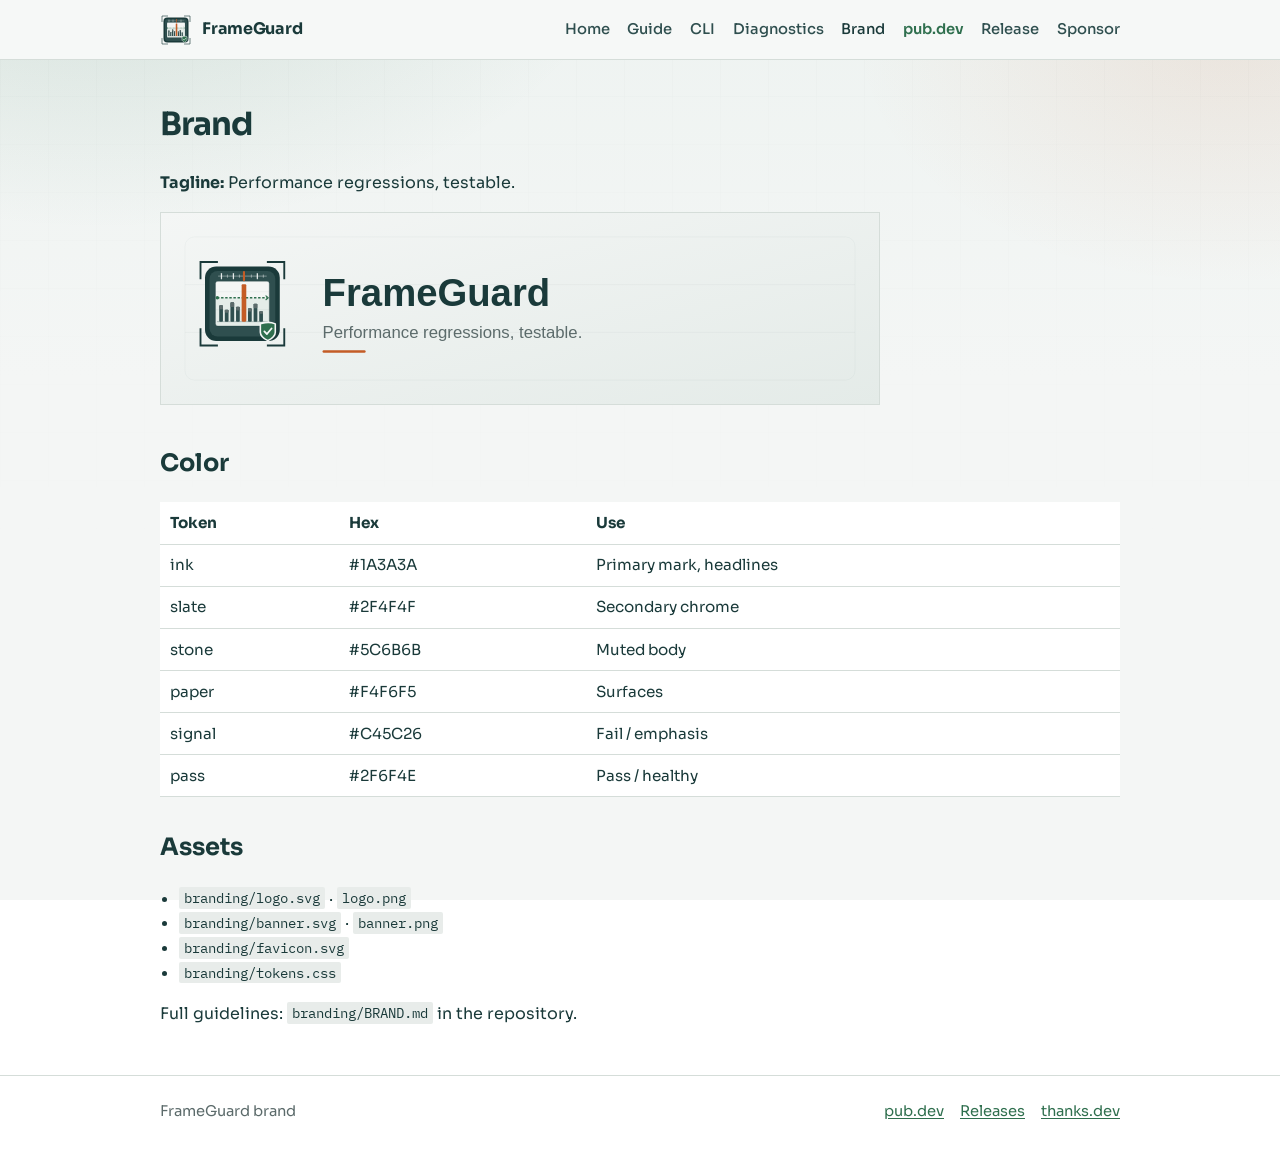
<file: docs/brand.html>
<!DOCTYPE html>
<html lang="en">
<head>
  <meta charset="utf-8" />
  <meta name="viewport" content="width=device-width, initial-scale=1" />
  <title>Brand — FrameGuard</title>
  <link rel="icon" href="assets/favicon.svg" type="image/svg+xml" />
  <link rel="stylesheet" href="assets/site.css" />
</head>
<body>
  <header class="site-header">
    <div class="wrap nav">
      <a class="brand" href="index.html"><img src="assets/logo.svg" alt="" width="32" height="32" /> FrameGuard</a>
      <ul class="nav-links">
        <li><a href="index.html">Home</a></li>
        <li><a href="guide.html">Guide</a></li>
        <li><a href="cli.html">CLI</a></li>
        <li><a href="diagnostics.html">Diagnostics</a></li>
        <li><a href="brand.html" aria-current="page">Brand</a></li>
        <li><a class="nav-cta" href="https://pub.dev/packages/frameguard">pub.dev</a></li>
        <li><a href="https://github.com/theworker02/frameguard/releases/latest">Release</a></li>
        <li><a href="https://thanks.dev/u/gh/theworker02">Sponsor</a></li>
      </ul>
    </div>
  </header>
  <main class="wrap prose">
    <h1>Brand</h1>
    <p><strong>Tagline:</strong> Performance regressions, testable.</p>
    <img src="assets/banner.svg" alt="FrameGuard banner" style="width:100%;max-width:720px;border:1px solid var(--fg-line)" />

    <h2>Color</h2>
    <table class="table">
      <thead><tr><th>Token</th><th>Hex</th><th>Use</th></tr></thead>
      <tbody>
        <tr><td>ink</td><td>#1A3A3A</td><td>Primary mark, headlines</td></tr>
        <tr><td>slate</td><td>#2F4F4F</td><td>Secondary chrome</td></tr>
        <tr><td>stone</td><td>#5C6B6B</td><td>Muted body</td></tr>
        <tr><td>paper</td><td>#F4F6F5</td><td>Surfaces</td></tr>
        <tr><td>signal</td><td>#C45C26</td><td>Fail / emphasis</td></tr>
        <tr><td>pass</td><td>#2F6F4E</td><td>Pass / healthy</td></tr>
      </tbody>
    </table>

    <h2>Assets</h2>
    <ul>
      <li><code>branding/logo.svg</code> · <code>logo.png</code></li>
      <li><code>branding/banner.svg</code> · <code>banner.png</code></li>
      <li><code>branding/favicon.svg</code></li>
      <li><code>branding/tokens.css</code></li>
    </ul>
    <p>Full guidelines: <code>branding/BRAND.md</code> in the repository.</p>
  </main>
  <footer class="site-footer">
    <div class="wrap row">
      <span>FrameGuard brand</span>
      <span class="links">
        <a href="https://pub.dev/packages/frameguard">pub.dev</a>
        <a href="https://github.com/theworker02/frameguard/releases/latest">Releases</a>
        <a href="https://thanks.dev/u/gh/theworker02">thanks.dev</a>
      </span>
    </div>
  </footer>
</body>
</html>
</file>
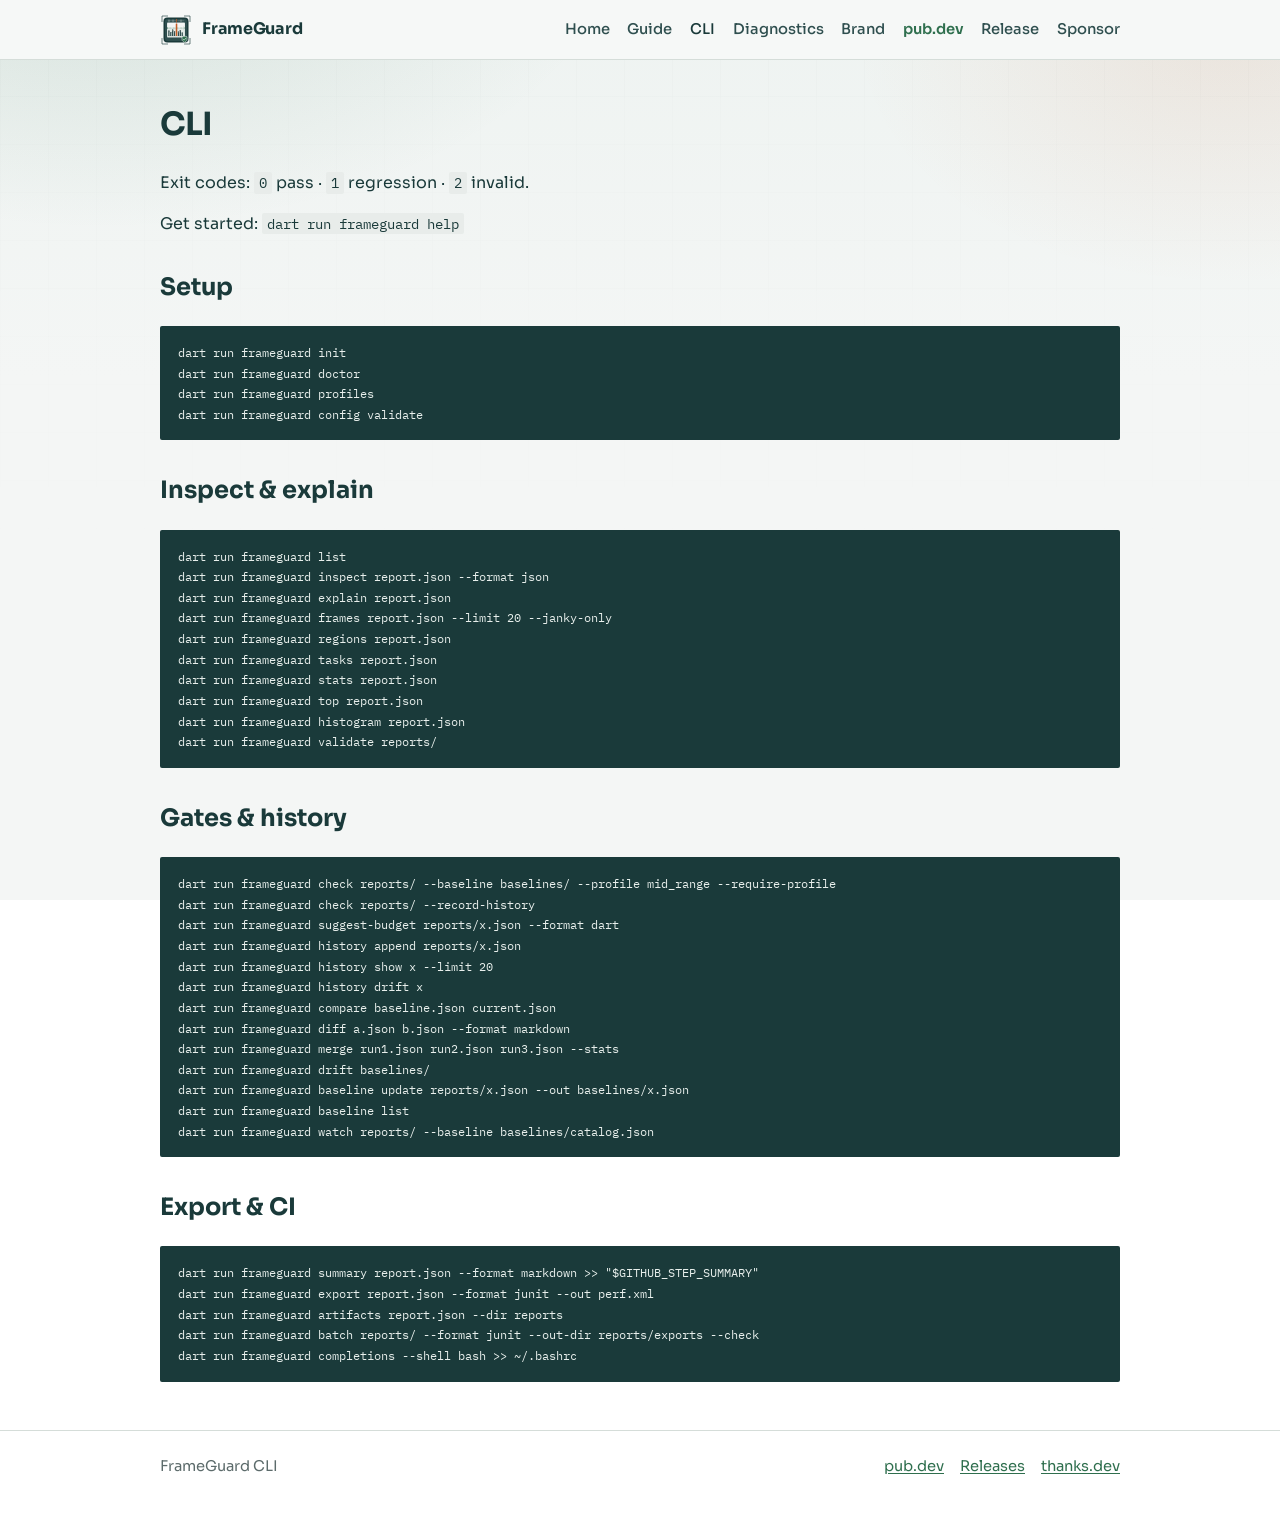
<file: docs/cli.html>
<!DOCTYPE html>
<html lang="en">
<head>
  <meta charset="utf-8" />
  <meta name="viewport" content="width=device-width, initial-scale=1" />
  <title>CLI — FrameGuard</title>
  <link rel="icon" href="assets/favicon.svg" type="image/svg+xml" />
  <link rel="stylesheet" href="assets/site.css" />
</head>
<body>
  <header class="site-header">
    <div class="wrap nav">
      <a class="brand" href="index.html"><img src="assets/logo.svg" alt="" width="32" height="32" /> FrameGuard</a>
      <ul class="nav-links">
        <li><a href="index.html">Home</a></li>
        <li><a href="guide.html">Guide</a></li>
        <li><a href="cli.html" aria-current="page">CLI</a></li>
        <li><a href="diagnostics.html">Diagnostics</a></li>
        <li><a href="brand.html">Brand</a></li>
        <li><a class="nav-cta" href="https://pub.dev/packages/frameguard">pub.dev</a></li>
        <li><a href="https://github.com/theworker02/frameguard/releases/latest">Release</a></li>
        <li><a href="https://thanks.dev/u/gh/theworker02">Sponsor</a></li>
      </ul>
    </div>
  </header>
  <main class="wrap prose">
    <h1>CLI</h1>
    <p>Exit codes: <code>0</code> pass · <code>1</code> regression · <code>2</code> invalid.</p>
    <p>Get started: <code>dart run frameguard help</code></p>

    <h2>Setup</h2>
    <pre><code>dart run frameguard init
dart run frameguard doctor
dart run frameguard profiles
dart run frameguard config validate</code></pre>

    <h2>Inspect &amp; explain</h2>
    <pre><code>dart run frameguard list
dart run frameguard inspect report.json --format json
dart run frameguard explain report.json
dart run frameguard frames report.json --limit 20 --janky-only
dart run frameguard regions report.json
dart run frameguard tasks report.json
dart run frameguard stats report.json
dart run frameguard top report.json
dart run frameguard histogram report.json
dart run frameguard validate reports/</code></pre>

    <h2>Gates &amp; history</h2>
    <pre><code>dart run frameguard check reports/ --baseline baselines/ --profile mid_range --require-profile
dart run frameguard check reports/ --record-history
dart run frameguard suggest-budget reports/x.json --format dart
dart run frameguard history append reports/x.json
dart run frameguard history show x --limit 20
dart run frameguard history drift x
dart run frameguard compare baseline.json current.json
dart run frameguard diff a.json b.json --format markdown
dart run frameguard merge run1.json run2.json run3.json --stats
dart run frameguard drift baselines/
dart run frameguard baseline update reports/x.json --out baselines/x.json
dart run frameguard baseline list
dart run frameguard watch reports/ --baseline baselines/catalog.json</code></pre>

    <h2>Export &amp; CI</h2>
    <pre><code>dart run frameguard summary report.json --format markdown >> "$GITHUB_STEP_SUMMARY"
dart run frameguard export report.json --format junit --out perf.xml
dart run frameguard artifacts report.json --dir reports
dart run frameguard batch reports/ --format junit --out-dir reports/exports --check
dart run frameguard completions --shell bash >> ~/.bashrc</code></pre>
  </main>
  <footer class="site-footer">
    <div class="wrap row">
      <span>FrameGuard CLI</span>
      <span class="links">
        <a href="https://pub.dev/packages/frameguard">pub.dev</a>
        <a href="https://github.com/theworker02/frameguard/releases/latest">Releases</a>
        <a href="https://thanks.dev/u/gh/theworker02">thanks.dev</a>
      </span>
    </div>
  </footer>
</body>
</html>
</file>
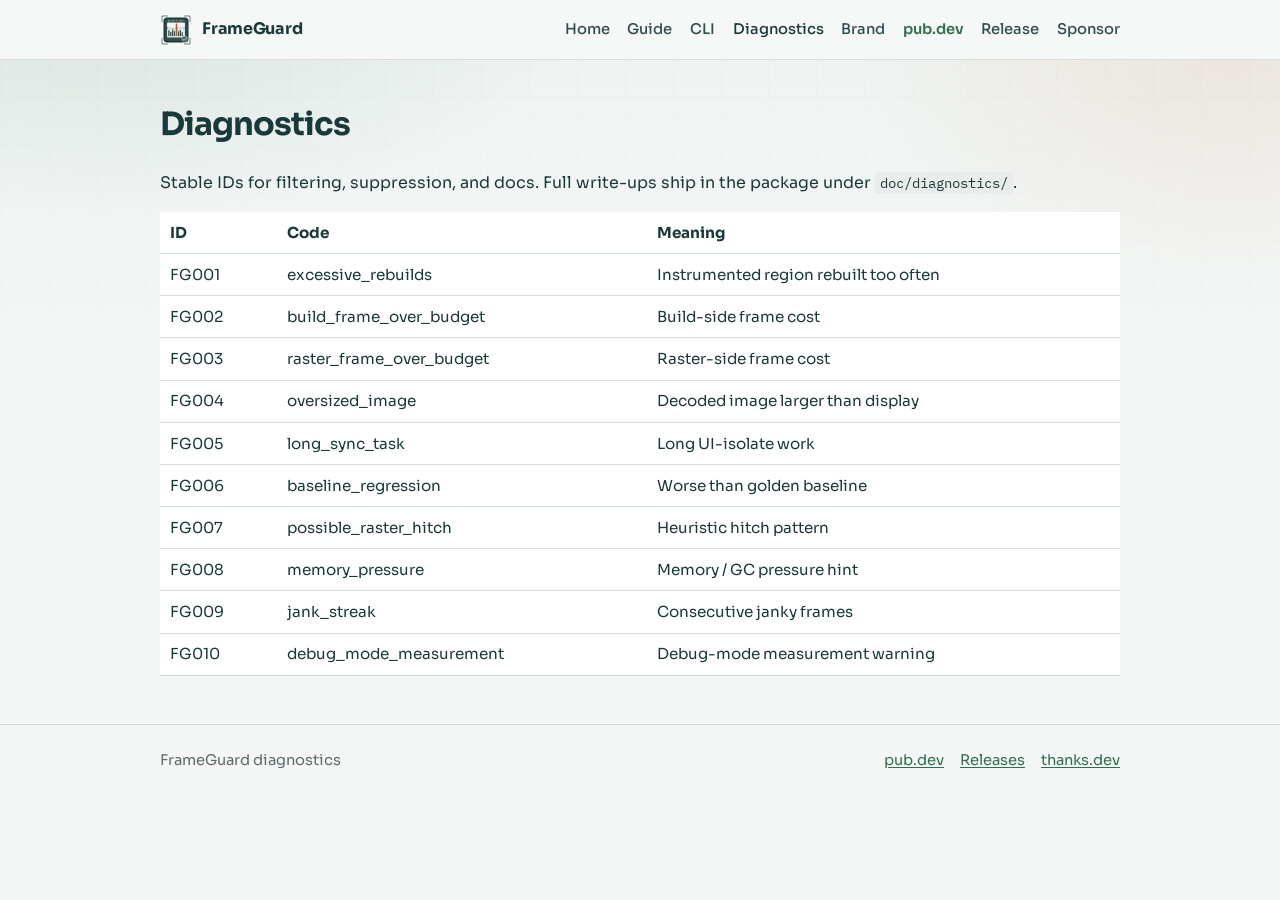
<file: docs/diagnostics.html>
<!DOCTYPE html>
<html lang="en">
<head>
  <meta charset="utf-8" />
  <meta name="viewport" content="width=device-width, initial-scale=1" />
  <title>Diagnostics — FrameGuard</title>
  <link rel="icon" href="assets/favicon.svg" type="image/svg+xml" />
  <link rel="stylesheet" href="assets/site.css" />
</head>
<body>
  <header class="site-header">
    <div class="wrap nav">
      <a class="brand" href="index.html"><img src="assets/logo.svg" alt="" width="32" height="32" /> FrameGuard</a>
      <ul class="nav-links">
        <li><a href="index.html">Home</a></li>
        <li><a href="guide.html">Guide</a></li>
        <li><a href="cli.html">CLI</a></li>
        <li><a href="diagnostics.html" aria-current="page">Diagnostics</a></li>
        <li><a href="brand.html">Brand</a></li>
        <li><a class="nav-cta" href="https://pub.dev/packages/frameguard">pub.dev</a></li>
        <li><a href="https://github.com/theworker02/frameguard/releases/latest">Release</a></li>
        <li><a href="https://thanks.dev/u/gh/theworker02">Sponsor</a></li>
      </ul>
    </div>
  </header>
  <main class="wrap prose">
    <h1>Diagnostics</h1>
    <p>Stable IDs for filtering, suppression, and docs. Full write-ups ship in the package under <code>doc/diagnostics/</code>.</p>
    <table class="table">
      <thead><tr><th>ID</th><th>Code</th><th>Meaning</th></tr></thead>
      <tbody>
        <tr><td>FG001</td><td>excessive_rebuilds</td><td>Instrumented region rebuilt too often</td></tr>
        <tr><td>FG002</td><td>build_frame_over_budget</td><td>Build-side frame cost</td></tr>
        <tr><td>FG003</td><td>raster_frame_over_budget</td><td>Raster-side frame cost</td></tr>
        <tr><td>FG004</td><td>oversized_image</td><td>Decoded image larger than display</td></tr>
        <tr><td>FG005</td><td>long_sync_task</td><td>Long UI-isolate work</td></tr>
        <tr><td>FG006</td><td>baseline_regression</td><td>Worse than golden baseline</td></tr>
        <tr><td>FG007</td><td>possible_raster_hitch</td><td>Heuristic hitch pattern</td></tr>
        <tr><td>FG008</td><td>memory_pressure</td><td>Memory / GC pressure hint</td></tr>
        <tr><td>FG009</td><td>jank_streak</td><td>Consecutive janky frames</td></tr>
        <tr><td>FG010</td><td>debug_mode_measurement</td><td>Debug-mode measurement warning</td></tr>
      </tbody>
    </table>
  </main>
  <footer class="site-footer">
    <div class="wrap row">
      <span>FrameGuard diagnostics</span>
      <span class="links">
        <a href="https://pub.dev/packages/frameguard">pub.dev</a>
        <a href="https://github.com/theworker02/frameguard/releases/latest">Releases</a>
        <a href="https://thanks.dev/u/gh/theworker02">thanks.dev</a>
      </span>
    </div>
  </footer>
</body>
</html>
</file>
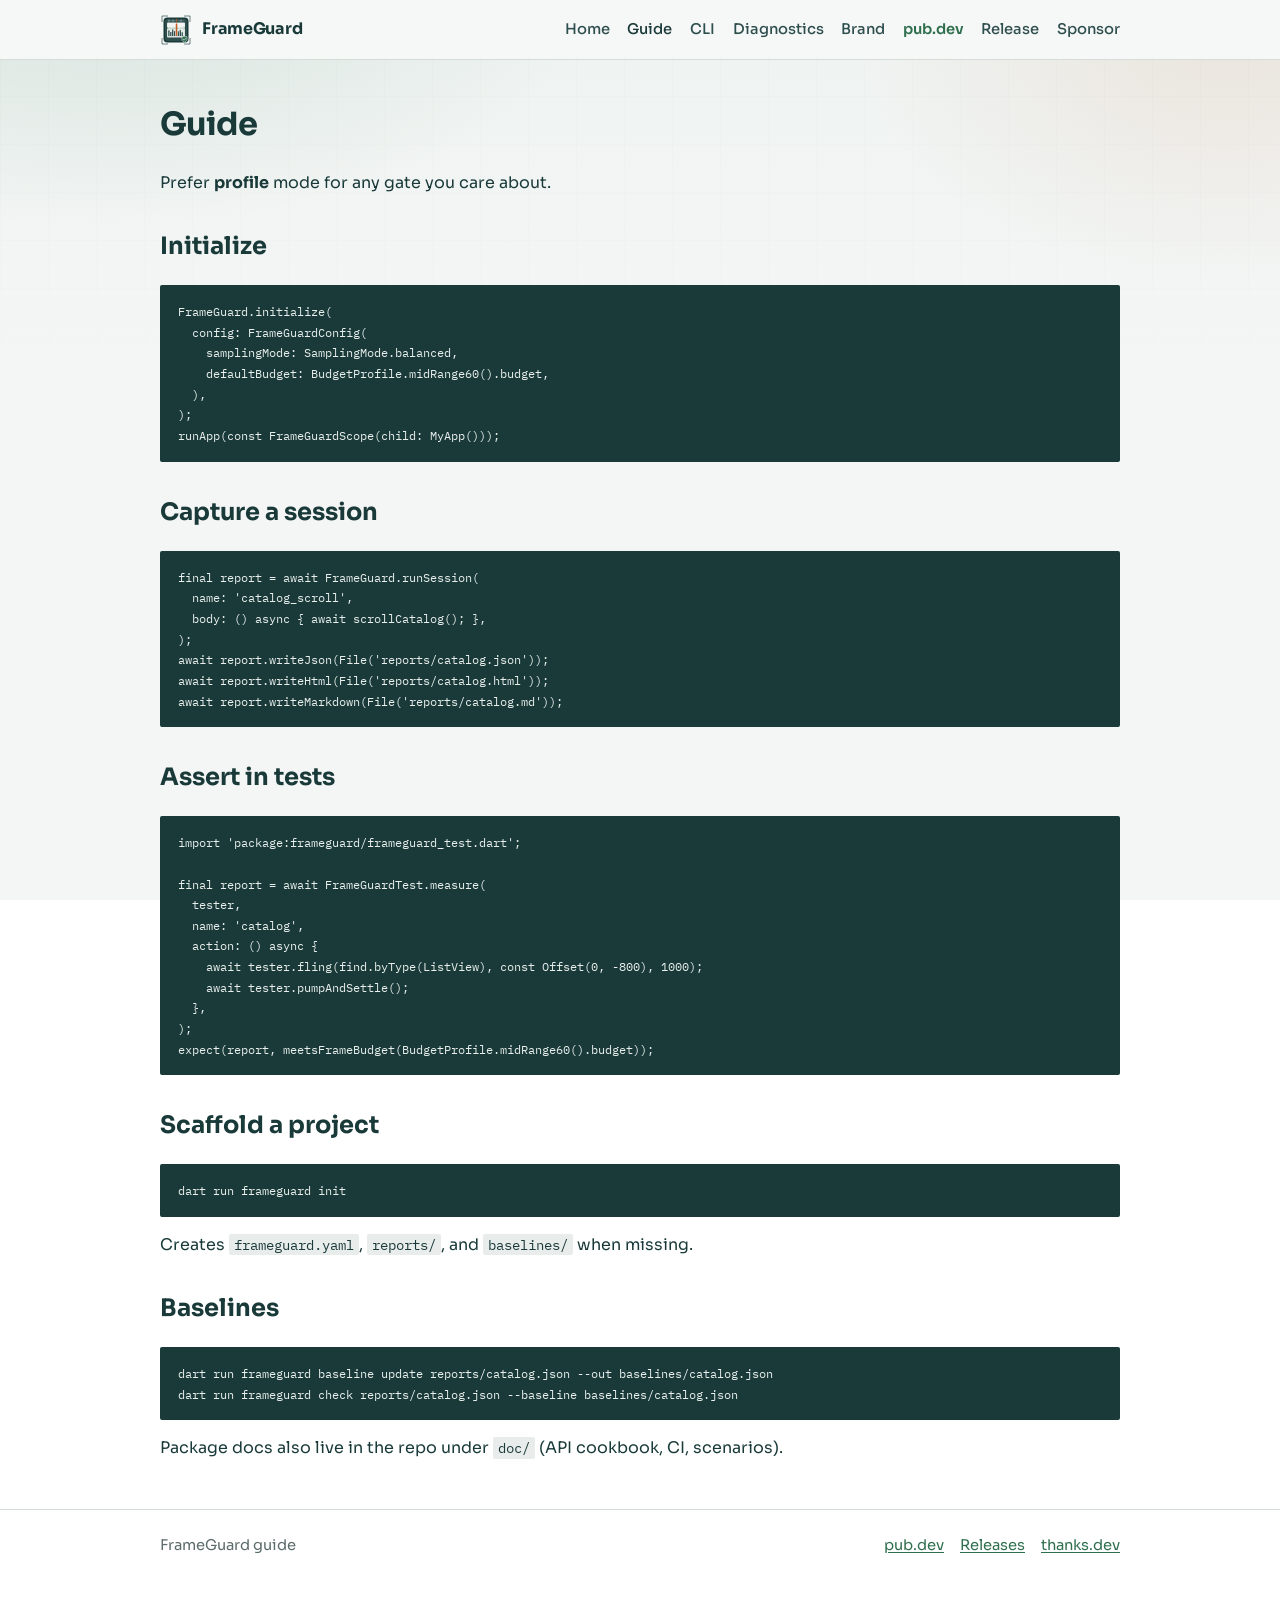
<file: docs/guide.html>
<!DOCTYPE html>
<html lang="en">
<head>
  <meta charset="utf-8" />
  <meta name="viewport" content="width=device-width, initial-scale=1" />
  <title>Guide — FrameGuard</title>
  <link rel="icon" href="assets/favicon.svg" type="image/svg+xml" />
  <link rel="stylesheet" href="assets/site.css" />
</head>
<body>
  <header class="site-header">
    <div class="wrap nav">
      <a class="brand" href="index.html"><img src="assets/logo.svg" alt="" width="32" height="32" /> FrameGuard</a>
      <ul class="nav-links">
        <li><a href="index.html">Home</a></li>
        <li><a href="guide.html" aria-current="page">Guide</a></li>
        <li><a href="cli.html">CLI</a></li>
        <li><a href="diagnostics.html">Diagnostics</a></li>
        <li><a href="brand.html">Brand</a></li>
        <li><a class="nav-cta" href="https://pub.dev/packages/frameguard">pub.dev</a></li>
        <li><a href="https://github.com/theworker02/frameguard/releases/latest">Release</a></li>
        <li><a href="https://thanks.dev/u/gh/theworker02">Sponsor</a></li>
      </ul>
    </div>
  </header>
  <main class="wrap prose">
    <h1>Guide</h1>
    <p>Prefer <strong>profile</strong> mode for any gate you care about.</p>

    <h2>Initialize</h2>
    <pre><code>FrameGuard.initialize(
  config: FrameGuardConfig(
    samplingMode: SamplingMode.balanced,
    defaultBudget: BudgetProfile.midRange60().budget,
  ),
);
runApp(const FrameGuardScope(child: MyApp()));</code></pre>

    <h2>Capture a session</h2>
    <pre><code>final report = await FrameGuard.runSession(
  name: 'catalog_scroll',
  body: () async { await scrollCatalog(); },
);
await report.writeJson(File('reports/catalog.json'));
await report.writeHtml(File('reports/catalog.html'));
await report.writeMarkdown(File('reports/catalog.md'));</code></pre>

    <h2>Assert in tests</h2>
    <pre><code>import 'package:frameguard/frameguard_test.dart';

final report = await FrameGuardTest.measure(
  tester,
  name: 'catalog',
  action: () async {
    await tester.fling(find.byType(ListView), const Offset(0, -800), 1000);
    await tester.pumpAndSettle();
  },
);
expect(report, meetsFrameBudget(BudgetProfile.midRange60().budget));</code></pre>

    <h2>Scaffold a project</h2>
    <pre><code>dart run frameguard init</code></pre>
    <p>Creates <code>frameguard.yaml</code>, <code>reports/</code>, and <code>baselines/</code> when missing.</p>

    <h2>Baselines</h2>
    <pre><code>dart run frameguard baseline update reports/catalog.json --out baselines/catalog.json
dart run frameguard check reports/catalog.json --baseline baselines/catalog.json</code></pre>

    <p>Package docs also live in the repo under <code>doc/</code> (API cookbook, CI, scenarios).</p>
  </main>
  <footer class="site-footer">
    <div class="wrap row">
      <span>FrameGuard guide</span>
      <span class="links">
        <a href="https://pub.dev/packages/frameguard">pub.dev</a>
        <a href="https://github.com/theworker02/frameguard/releases/latest">Releases</a>
        <a href="https://thanks.dev/u/gh/theworker02">thanks.dev</a>
      </span>
    </div>
  </footer>
</body>
</html>
</file>
<file: docs/assets/site.css>
/* FrameGuard docs site */
@import url("https://fonts.googleapis.com/css2?family=IBM+Plex+Mono:wght@400;600&family=Sora:wght@400;500;600;700&display=swap");
@import url("./tokens.css");

*,
*::before,
*::after {
  box-sizing: border-box;
}

html {
  scroll-behavior: smooth;
}

body {
  margin: 0;
  font-family: var(--fg-font-display);
  color: var(--fg-ink);
  background:
    radial-gradient(ellipse 900px 520px at 8% -8%, color-mix(in srgb, var(--fg-pass) 14%, transparent) 0%, transparent 58%),
    radial-gradient(ellipse 720px 480px at 96% 4%, color-mix(in srgb, var(--fg-signal) 10%, transparent) 0%, transparent 52%),
    linear-gradient(180deg, #eef3f1 0%, var(--fg-paper) 42%, var(--fg-paper) 100%);
  background-attachment: fixed;
  line-height: 1.55;
  min-height: 100vh;
}

body::before {
  content: "";
  position: fixed;
  inset: 0;
  pointer-events: none;
  z-index: 0;
  opacity: 0.35;
  background-image:
    linear-gradient(color-mix(in srgb, var(--fg-ink) 4%, transparent) 1px, transparent 1px),
    linear-gradient(90deg, color-mix(in srgb, var(--fg-ink) 4%, transparent) 1px, transparent 1px);
  background-size: 48px 48px;
  mask-image: linear-gradient(180deg, #000 0%, transparent 72%);
}

body > * {
  position: relative;
  z-index: 1;
}

a {
  color: var(--fg-pass);
  text-decoration-thickness: 1px;
  text-underline-offset: 0.15em;
  transition: color 0.15s ease;
}

a:hover {
  color: var(--fg-signal);
}

.wrap {
  width: min(100% - 2rem, var(--fg-max));
  margin-inline: auto;
}

.site-header {
  border-bottom: 1px solid var(--fg-line);
  background: color-mix(in srgb, var(--fg-paper) 82%, white);
  backdrop-filter: blur(10px);
  position: sticky;
  top: 0;
  z-index: 20;
}

.nav {
  display: flex;
  align-items: center;
  justify-content: space-between;
  gap: 1rem;
  padding: 0.85rem 0;
}

.brand {
  display: inline-flex;
  align-items: center;
  gap: 0.65rem;
  color: var(--fg-ink);
  text-decoration: none;
  font-weight: 700;
  letter-spacing: -0.02em;
}

.brand img {
  width: 32px;
  height: 32px;
}

.nav-links {
  display: flex;
  flex-wrap: wrap;
  gap: 0.85rem 1.1rem;
  list-style: none;
  margin: 0;
  padding: 0;
  font-size: 0.92rem;
}

.nav-links a {
  color: var(--fg-slate);
  text-decoration: none;
  font-weight: 500;
  transition: color 0.15s ease;
}

.nav-links a:hover,
.nav-links a[aria-current="page"] {
  color: var(--fg-ink);
}

.nav-links a.nav-cta {
  color: var(--fg-pass);
  font-weight: 600;
}

.nav-links a.nav-cta:hover {
  color: var(--fg-signal);
}

.hero {
  padding: 4.25rem 0 3.25rem;
  display: grid;
  gap: 1.15rem;
  justify-items: start;
}

.hero-mark {
  display: block;
  width: 96px;
  height: 96px;
  animation: fg-fade-up 0.55s ease both;
}

.hero h1 {
  margin: 0;
  font-size: clamp(2.5rem, 6.5vw, 3.75rem);
  letter-spacing: -0.04em;
  line-height: 1.02;
  animation: fg-fade-up 0.55s ease 0.05s both;
}

.hero .tagline {
  margin: 0;
  font-size: 1.3rem;
  font-weight: 500;
  color: var(--fg-stone);
  max-width: 36rem;
  animation: fg-fade-up 0.55s ease 0.1s both;
}

.hero .lede {
  margin: 0;
  max-width: 40rem;
  color: var(--fg-slate);
  font-size: 1.05rem;
  animation: fg-fade-up 0.55s ease 0.15s both;
}

.version-pill {
  display: inline-flex;
  align-items: center;
  gap: 0.45rem;
  padding: 0.28rem 0.7rem;
  border: 1px solid var(--fg-line);
  background: color-mix(in srgb, var(--fg-white) 88%, var(--fg-pass));
  color: var(--fg-slate);
  font-size: 0.82rem;
  font-weight: 600;
  letter-spacing: 0.01em;
  animation: fg-fade-up 0.55s ease 0.08s both;
}

.version-pill .ver {
  color: var(--fg-pass);
  font-family: var(--fg-font-mono);
  font-size: 0.8rem;
}

.cta-row {
  display: flex;
  flex-wrap: wrap;
  gap: 0.75rem;
  margin-top: 0.35rem;
  animation: fg-fade-up 0.55s ease 0.2s both;
}

.btn {
  display: inline-flex;
  align-items: center;
  justify-content: center;
  gap: 0.4rem;
  padding: 0.7rem 1.15rem;
  border: 1px solid var(--fg-ink);
  border-radius: var(--fg-radius);
  font-weight: 600;
  text-decoration: none;
  color: var(--fg-paper);
  background: var(--fg-ink);
  transition: background 0.15s ease, color 0.15s ease, border-color 0.15s ease, transform 0.15s ease;
}

.btn:hover {
  background: var(--fg-slate);
  border-color: var(--fg-slate);
  color: var(--fg-paper);
  transform: translateY(-1px);
}

.btn.primary {
  background: var(--fg-pass);
  border-color: var(--fg-pass);
  color: white;
}

.btn.primary:hover {
  background: color-mix(in srgb, var(--fg-pass) 88%, black);
  border-color: color-mix(in srgb, var(--fg-pass) 88%, black);
  color: white;
}

.btn.secondary {
  background: transparent;
  color: var(--fg-ink);
}

.btn.secondary:hover {
  background: color-mix(in srgb, var(--fg-ink) 6%, transparent);
  color: var(--fg-ink);
}

.btn.signal {
  background: var(--fg-signal);
  border-color: var(--fg-signal);
  color: white;
}

.btn.signal:hover {
  background: color-mix(in srgb, var(--fg-signal) 88%, black);
  border-color: color-mix(in srgb, var(--fg-signal) 88%, black);
  color: white;
}

.btn.ghost {
  background: transparent;
  border-color: var(--fg-line);
  color: var(--fg-slate);
  font-weight: 500;
  padding: 0.55rem 0.9rem;
  font-size: 0.92rem;
}

.btn.ghost:hover {
  border-color: var(--fg-slate);
  color: var(--fg-ink);
  background: transparent;
  transform: none;
}

.cta-secondary {
  display: flex;
  flex-wrap: wrap;
  gap: 0.55rem;
  margin-top: 0.15rem;
  animation: fg-fade-up 0.55s ease 0.25s both;
}

.accent-rule {
  width: 72px;
  height: 4px;
  background: var(--fg-signal);
  border-radius: 2px;
  animation: fg-fade-up 0.55s ease 0.12s both;
}

.section {
  padding: 2.5rem 0;
}

.section h2 {
  margin: 0 0 0.5rem;
  font-size: 1.45rem;
  letter-spacing: -0.02em;
}

.section .sub {
  margin: 0 0 1.25rem;
  color: var(--fg-stone);
  max-width: 40rem;
}

.feature-grid {
  display: grid;
  grid-template-columns: repeat(auto-fit, minmax(220px, 1fr));
  gap: 1rem;
}

.feature {
  padding: 1.1rem 1.15rem;
  border: 1px solid var(--fg-line);
  background: color-mix(in srgb, var(--fg-white) 92%, transparent);
  transition: border-color 0.15s ease, transform 0.15s ease;
}

.feature:hover {
  border-color: color-mix(in srgb, var(--fg-pass) 35%, var(--fg-line));
  transform: translateY(-2px);
}

.feature h3 {
  margin: 0 0 0.35rem;
  font-size: 1rem;
}

.feature p {
  margin: 0;
  color: var(--fg-stone);
  font-size: 0.95rem;
}

.install-panel {
  display: grid;
  gap: 1rem;
  padding: 1.25rem 1.35rem;
  border: 1px solid var(--fg-line);
  background: color-mix(in srgb, var(--fg-white) 94%, var(--fg-pass));
}

.install-panel .label {
  margin: 0;
  font-size: 0.85rem;
  font-weight: 600;
  color: var(--fg-slate);
  letter-spacing: 0.02em;
  text-transform: uppercase;
}

.install-panel pre {
  margin: 0;
}

.install-panel .hint {
  margin: 0;
  font-size: 0.92rem;
  color: var(--fg-stone);
}

.whats-new {
  display: grid;
  gap: 0.75rem;
  padding: 1.2rem 1.3rem;
  border-left: 3px solid var(--fg-pass);
  background: color-mix(in srgb, var(--fg-white) 90%, transparent);
  border-top: 1px solid var(--fg-line);
  border-right: 1px solid var(--fg-line);
  border-bottom: 1px solid var(--fg-line);
}

.whats-new ul {
  margin: 0;
  padding-left: 1.15rem;
  color: var(--fg-slate);
}

.whats-new li + li {
  margin-top: 0.35rem;
}

pre,
code {
  font-family: var(--fg-font-mono);
}

pre {
  background: var(--fg-ink);
  color: #e8efec;
  padding: 1rem 1.1rem;
  overflow-x: auto;
  border-radius: var(--fg-radius);
  font-size: 0.86rem;
  line-height: 1.5;
}

code {
  font-size: 0.9em;
}

p code,
li code {
  background: color-mix(in srgb, var(--fg-line) 55%, white);
  padding: 0.1em 0.35em;
  border-radius: 2px;
}

.table {
  width: 100%;
  border-collapse: collapse;
  background: var(--fg-white);
  font-size: 0.95rem;
}

.table th,
.table td {
  text-align: left;
  padding: 0.55rem 0.65rem;
  border-bottom: 1px solid var(--fg-line);
}

.site-footer {
  margin-top: 3rem;
  border-top: 1px solid var(--fg-line);
  padding: 1.5rem 0 2.5rem;
  color: var(--fg-stone);
  font-size: 0.92rem;
}

.site-footer .row {
  display: flex;
  flex-wrap: wrap;
  gap: 0.75rem 1.25rem;
  justify-content: space-between;
  align-items: center;
}

.site-footer .links {
  display: flex;
  flex-wrap: wrap;
  gap: 0.5rem 1rem;
}

.prose h1 {
  margin-top: 2.5rem;
  letter-spacing: -0.03em;
}

.prose h2 {
  margin-top: 2rem;
}

.prose ul {
  padding-left: 1.2rem;
}

.badge-row {
  display: flex;
  flex-wrap: wrap;
  gap: 0.5rem;
  animation: fg-fade-up 0.55s ease 0.3s both;
}

.badge-row img {
  height: 20px;
}

@keyframes fg-fade-up {
  from {
    opacity: 0;
    transform: translateY(10px);
  }
  to {
    opacity: 1;
    transform: translateY(0);
  }
}

@media (prefers-reduced-motion: reduce) {
  *,
  *::before,
  *::after {
    animation: none !important;
    transition: none !important;
  }
}

@media (max-width: 640px) {
  .hero {
    padding-top: 2.75rem;
  }

  .hero-mark {
    width: 72px;
    height: 72px;
  }

  .nav {
    align-items: flex-start;
    flex-direction: column;
  }

  .btn {
    width: 100%;
  }

  .cta-secondary .btn {
    width: auto;
  }
}
</file>
